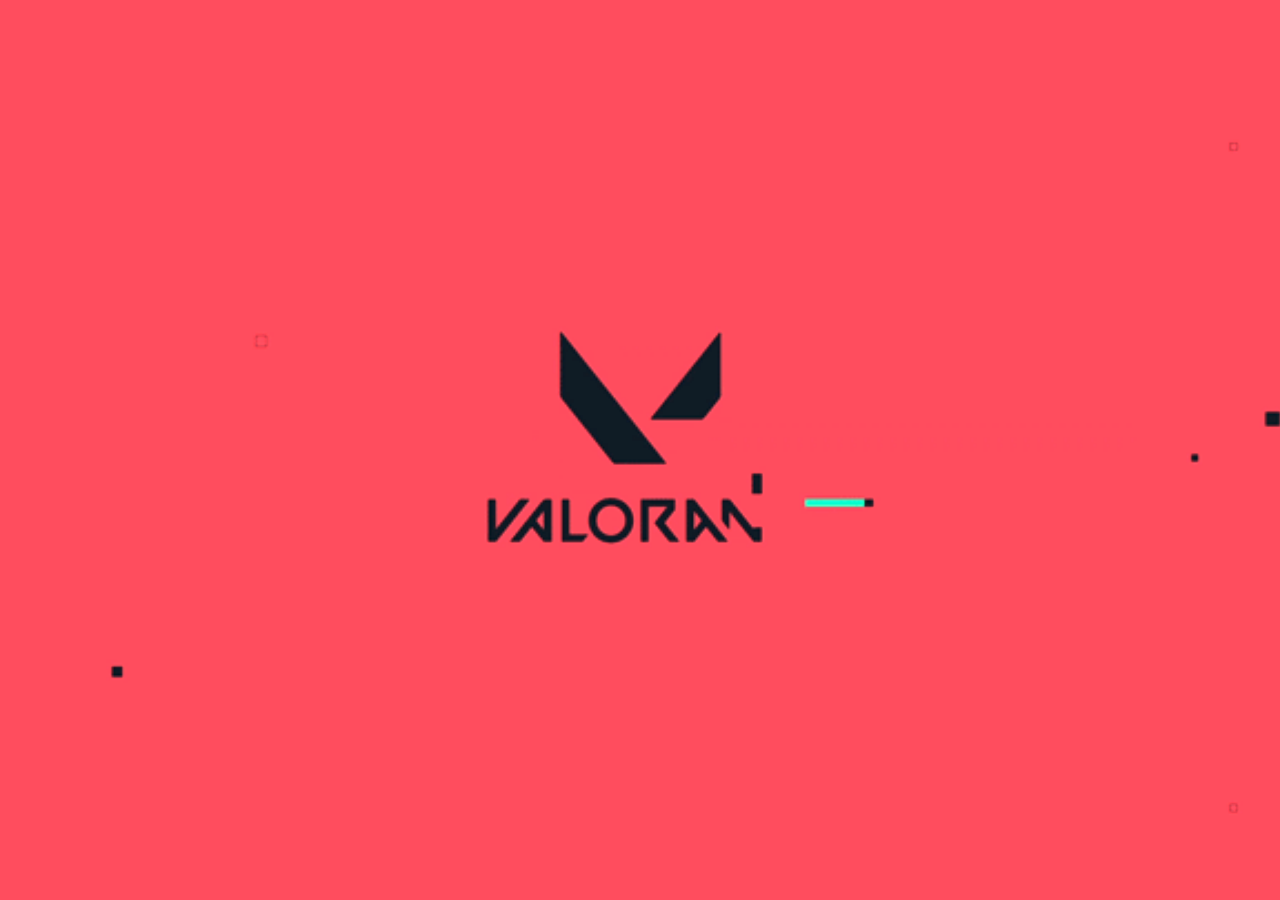
<file: index.html>
<!DOCTYPE html>
<html lang="es">
<head>
    <meta charset="UTF-8">
    <meta http-equiv="X-UA-Compatible" content="IE=edge">
    <meta name="viewport" content="width=device-width, initial-scale=1.0">
	<meta http-equiv="refresh" content="2.5; url=principal.html">
    <title>Valorant - Loading</title>
    <link rel="stylesheet" href="style.css">
	<script src="" type="text/javascript"></script>
	<link rel="icon" href="img/favicon.ico" type="image/x-icon">
	<link rel="preconnect" href="https://fonts.googleapis.com">
	<link rel="preconnect" href="https://fonts.gstatic.com" crossorigin>
	<link href="http://fonts.cdnfonts.com/css/valorant" rel="stylesheet">
                
	
</head>
<body>

			<img src="img/loading.gif" type="img/gif" class="loading">
	
		
	
		
	
	
	
</body>
</html>
</file>
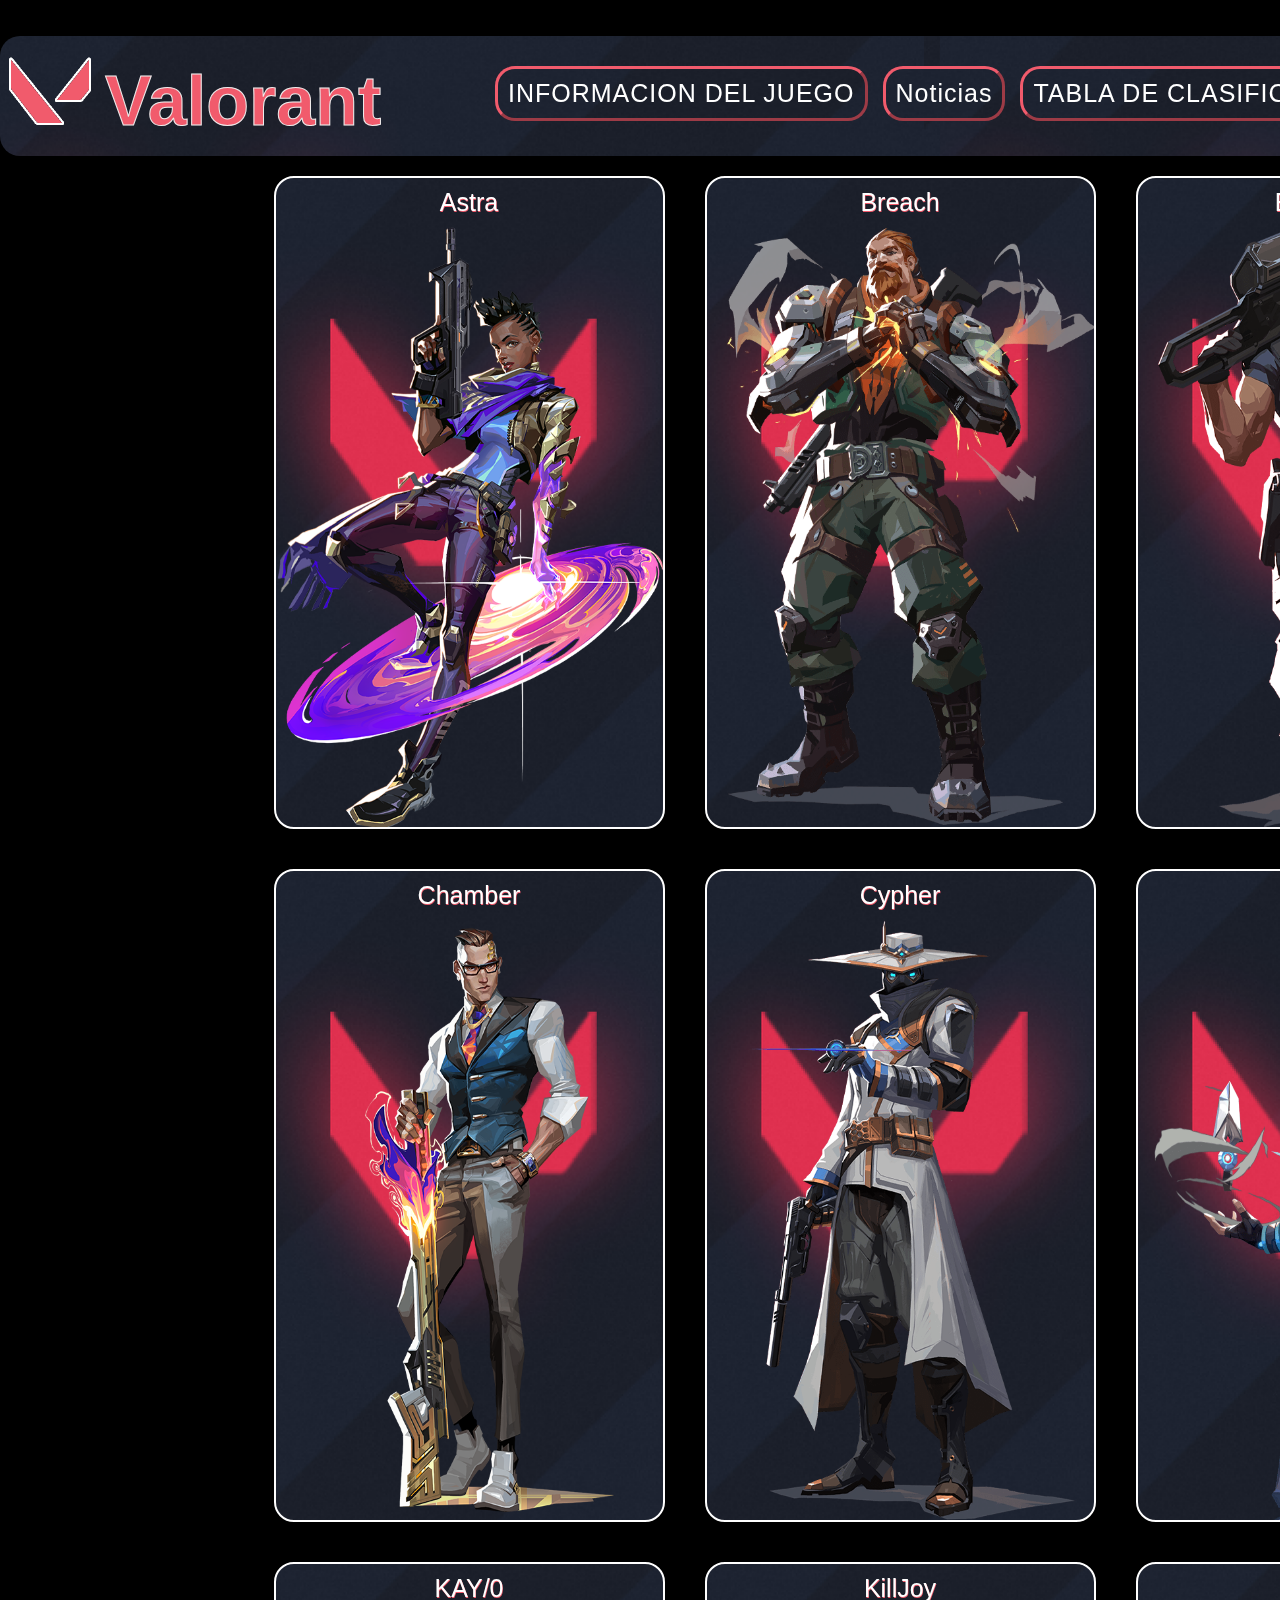
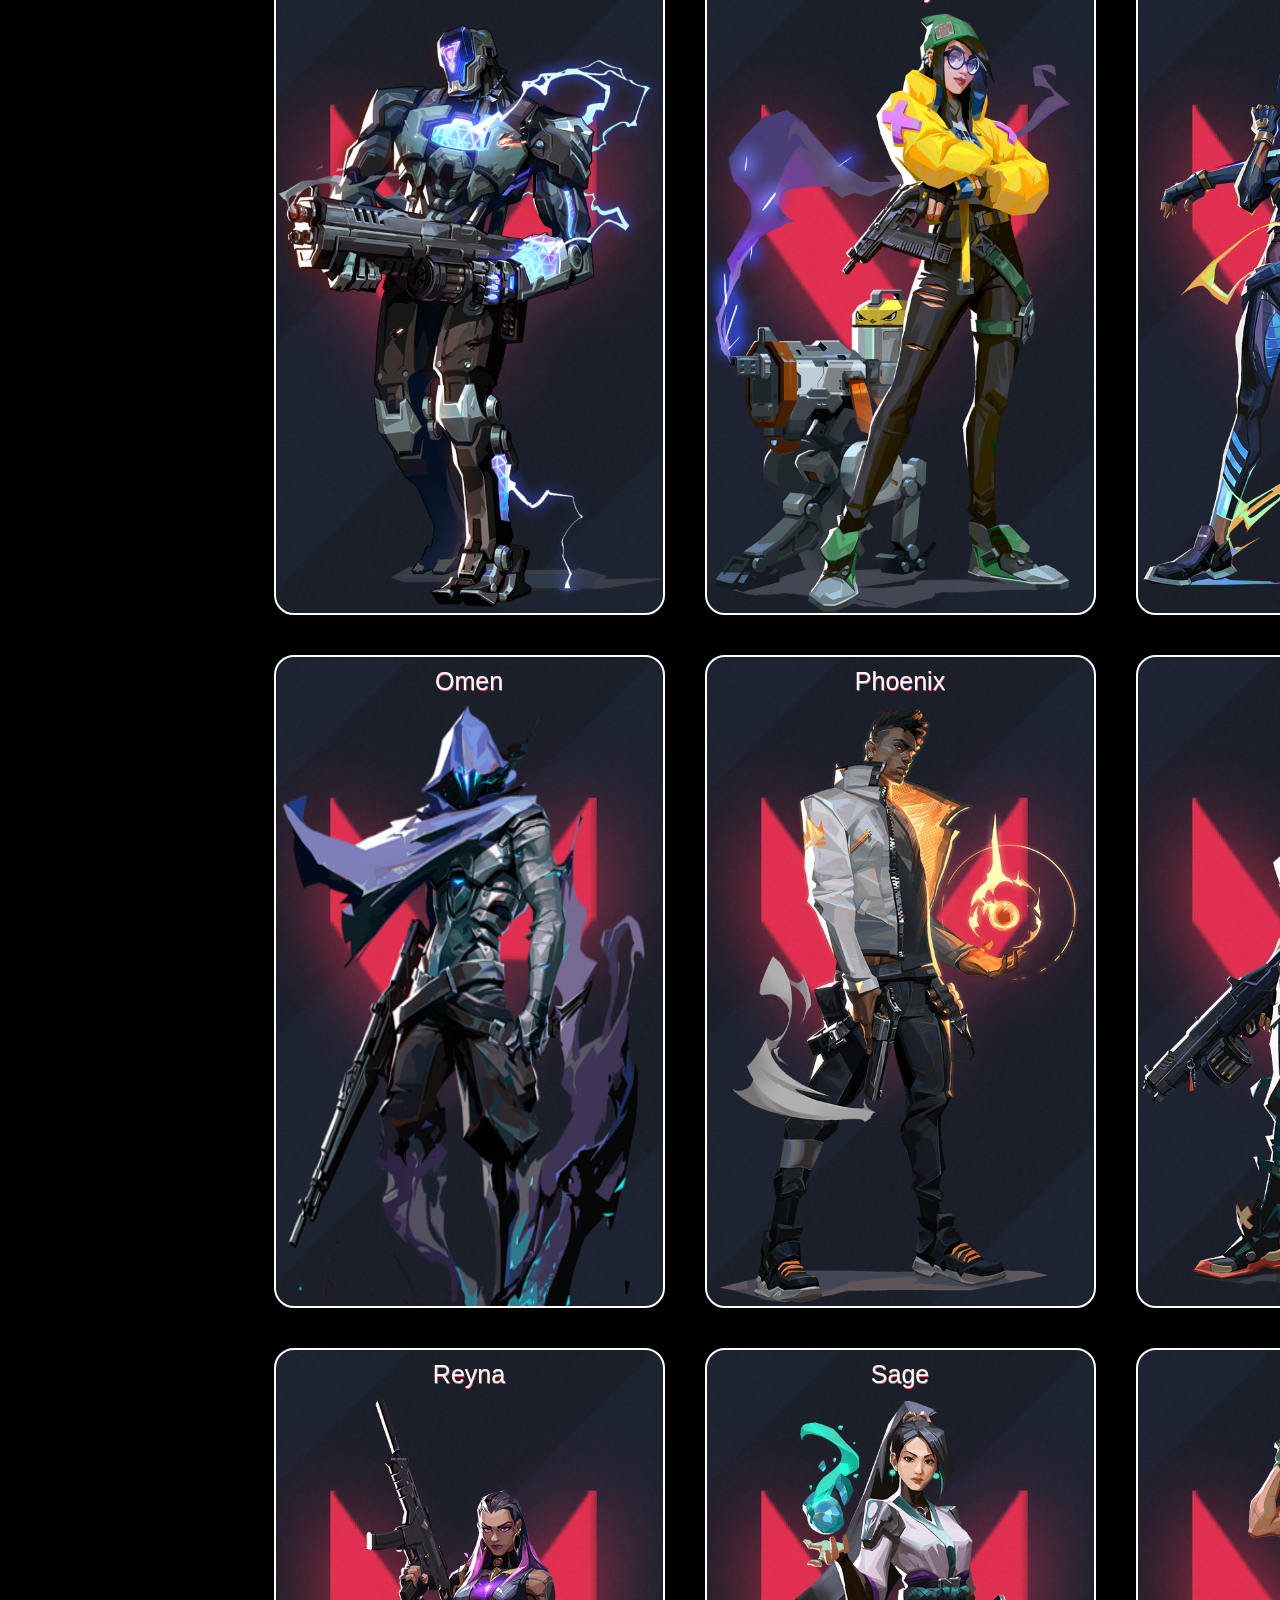
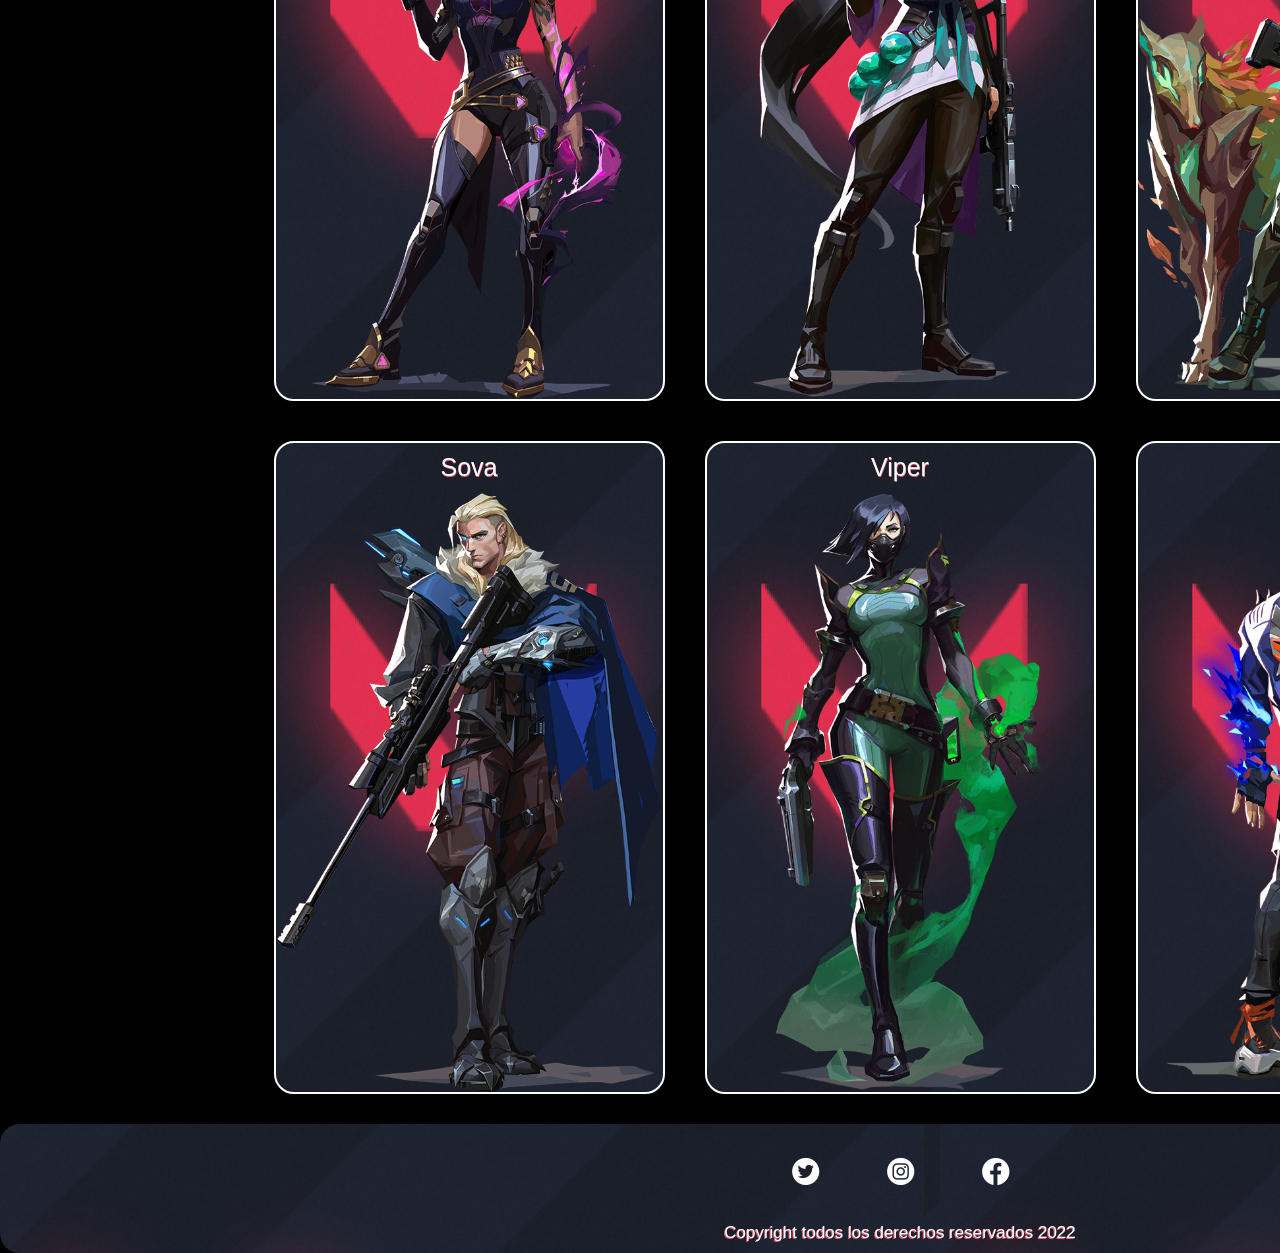
<file: agentes.html>
<!DOCTYPE html>
<html lang="es">
<head>
    <meta charset="UTF-8">
    <meta http-equiv="X-UA-Compatible" content="IE=edge">
    <meta name="viewport" content="width=device-width, initial-scale=1.0">
    <title>Valorant - Agentes</title>
    <link rel="stylesheet" href="style.css">
	<link rel="stylesheet" href="agentes.css">
	<script src="" type="text/javascript"></script>
	<link rel="icon" href="img/favicon.ico" type="image/x-icon">
	<link rel="preconnect" href="https://fonts.googleapis.com">
	<link rel="preconnect" href="https://fonts.gstatic.com" crossorigin>
	<link href="http://fonts.cdnfonts.com/css/valorant" rel="stylesheet">
                
	
</head>
<body>

		<div id="header">
			
				<a href="index.html"><img id="logo" src="img/valorant.png" type="image/png">
					<h1 class="titulo">Valorant</h1>
				</a>	
						<div id="menu">

							<ul class="menu_horizontal">
								<li><a href="#">INFORMACION DEL JUEGO</a>

							 <ul class="menu_vertical">
								 <li><a href="agentes.html">AGENTES</a></li>
								 <li><a href="mapas.html">MAPAS</a></li>
								 <li><a href="arsenal.html">ARSENAL</a></li>
							</ul>

								</li>
								<li><a href="noticias.html">Noticias</a></li>
								 <li><a href="tabla.html">TABLA DE CLASIFICACION</a></li>
								 <li><a href="asistencia.html">ASISTENCIA</a></li>
								 <li><a href="https://valorantesports.com/" target="_blank">ESPORTS</a></li>
							</ul>

						</div>
						
		</div>
		
		<div class="section">
			<div class="personajes">
				<div class="agente">
					<p>Astra</p>
					<a href="https://playvalorant.com/es-mx/agents/astra/" target="_blank"><img class="agenteimg" src="img/astra.png"></a>
				</div>
				<div class="agente">
					<p>Breach</p>
					<a href="https://playvalorant.com/es-mx/agents/breach/" target="_blank"><img class="agenteimg" src="img/breach.png"></a>
				</div>
				<div class="agente">
					<p>Brimstone</p>
					<a href="https://playvalorant.com/es-mx/agents/brimstone/" target="_blank"><img class="agenteimg" src="img/brimstone.png"></a>
				</div>
				<div class="agente">
					<p>Chamber</p>
					<a href="https://playvalorant.com/es-mx/agents/chamber/" target="_blank"><img class="agenteimg" src="img/chamber.png"></a>
				</div>
				<div class="agente">
					<p>Cypher</p>
					<a href="https://playvalorant.com/es-mx/agents/cypher/" target="_blank"><img class="agenteimg" src="img/cypher.png"></a>
				</div>
				<div class="agente">
					<p>Jett</p>
					<a href="https://playvalorant.com/es-mx/agents/jett/" target="_blank"><img class="agenteimg" src="img/jett.png"></a>
				</div>
				<div class="agente">
					<p>KAY/0</p>
					<a href="https://playvalorant.com/es-mx/agents/kay-o/" target="_blank"><img class="agenteimg" src="img/kayo.png"></a>
				</div>
				<div class="agente">
					<p>KillJoy</p>
					<a href="https://playvalorant.com/es-mx/agents/killjoy/" target="_blank"><img class="agenteimg" src="img/killjoy.png"></a>
				</div>
				<div class="agente">
					<p>Neon</p>
					<a href="https://playvalorant.com/es-mx/agents/neon/" target="_blank"><img class="agenteimg" src="img/neon.png"></a>
				</div>
				<div class="agente">
					<p>Omen</p>
					<a href="https://playvalorant.com/es-mx/agents/omen/" target="_blank"><img class="agenteimg" src="img/omen.png"></a>
				</div>
				<div class="agente">
					<p>Phoenix</p>
					<a href="https://playvalorant.com/es-mx/agents/phoenix/" target="_blank"><img class="agenteimg" src="img/phoenix.png"></a>
				</div>
				<div class="agente">
					<p>Raze</p>
					<a href="https://playvalorant.com/es-mx/agents/raze/" target="_blank"><img class="agenteimg" src="img/raze.png"></a>
				</div>
				<div class="agente">
				<p>Reyna</p>
					<a href="https://playvalorant.com/es-mx/agents/reyna/" target="_blank"><img class="agenteimg" src="img/reyna.png"></a>
				</div>
				<div class="agente">
					<p>Sage</p>
					<a href="https://playvalorant.com/es-mx/agents/sage/" target="_blank"><img class="agenteimg" src="img/sage.png"></a>
				</div>
				<div class="agente">
					<p>Skye</p>
					<a href="https://playvalorant.com/es-mx/agents/skye/" target="_blank"><img class="agenteimg" src="img/skye.png"></a>
				</div>
				<div class="agente">
					<p>Sova</p>
					<a href="https://playvalorant.com/es-mx/agents/sova/" target="_blank"><img class="agenteimg" src="img/sova.png"></a>
				</div>	
				<div class="agente">
					<p>Viper</p>
					<a href="https://playvalorant.com/es-mx/agents/viper/" target="_blank"><img class="agenteimg" src="img/viper.png"></a>
				</div>
				<div class="agente">
					<p>Yoru</p>
					<a href="https://playvalorant.com/es-mx/agents/yoru/" target="_blank"><img class="agenteimg" src="img/yoru.png"></a>
				</div>	
			
			
			</div>
		</div>
		
		
		<video class="video" autoplay preload="true" muted="" loop="" playsinline="" poster="https://images.contentstack.io/v3/assets/bltb6530b271fddd0b1/blt0a5e500502aabd25/61d908728aabbf6426b75298/Disruption_VAL_DESKTOP_POSTER_1730X720.jpg" data-testid="homepage-hero-video"><source src="https://assets.contentstack.io/v3/assets/bltb6530b271fddd0b1/blt7f806cb08ad5d99f/61d908612e109d6c649d3b87/Disruption_VAL_DESKTOP_1730x720.mp4" type="video/mp4"></video>

				
		<footer>
			<ul>
				<li><a href="https://twitter.com/valorant" target="_blank"><img src="img/twitter.png"></a></li>
				<li><a href="https://instagram.com/valorant" target="_blank"><img src="img/instagram.png"></a></li>
				<li><a href="https://facebook.com/valorant" target="_blank"><img src="img/facebook.png"></a></li>
			</ul>
				<p>Copyright todos los derechos reservados 2022</p>
		</footer>
	
	
	
	
	
	
	
		
	
		
	
	
	
</body>
</html>
</file>
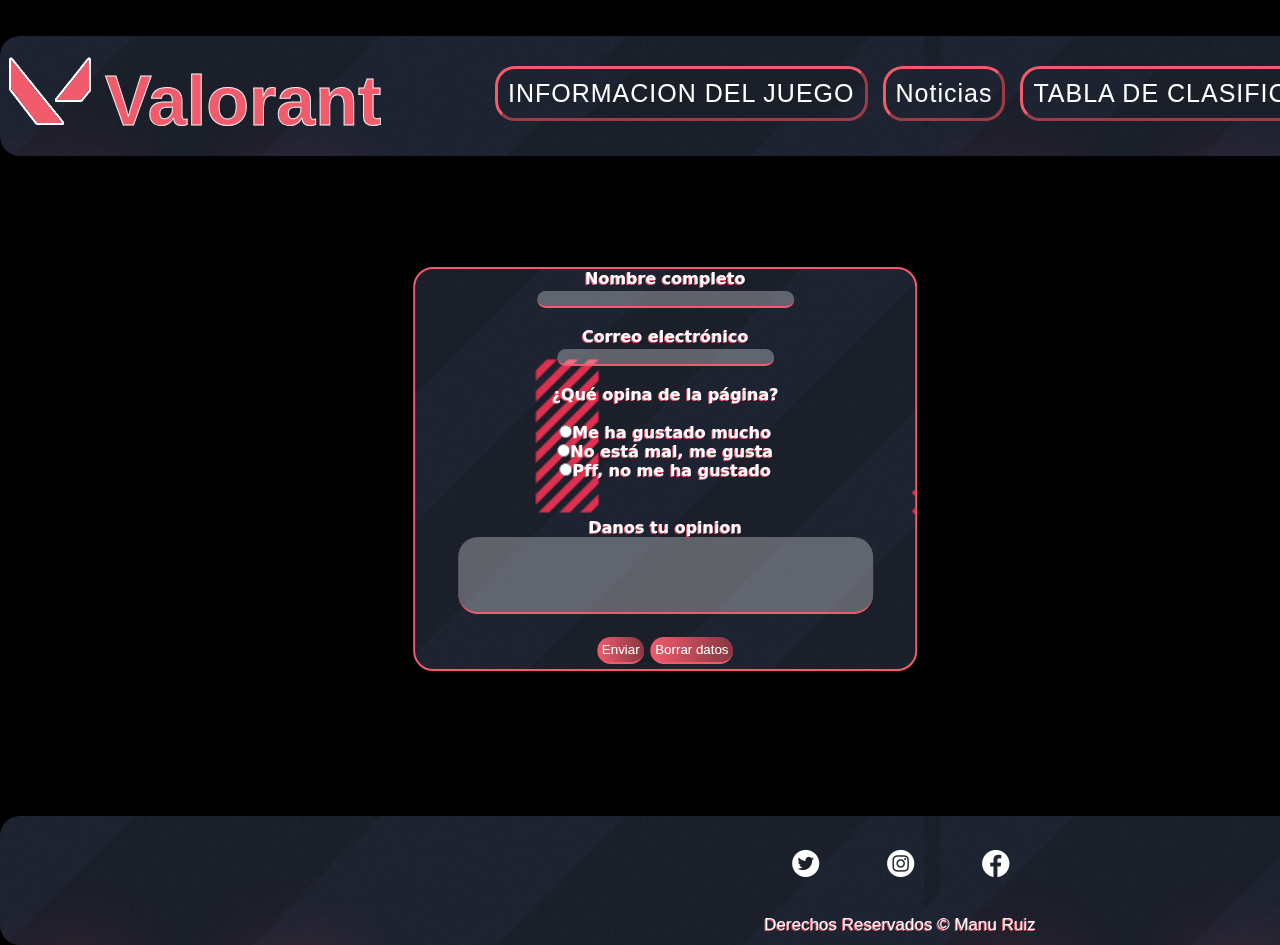
<file: asistencia.html>
<!DOCTYPE html>
<html lang="es">
<head>
    <meta charset="UTF-8">
    <meta http-equiv="X-UA-Compatible" content="IE=edge">
    <meta name="viewport" content="width=device-width, initial-scale=1.0">
    <title>Valorant - Asistencia</title>
    <link rel="stylesheet" href="style.css">
	<link rel="stylesheet" href="asistencia.css">
	<script src="" type="text/javascript"></script>
	<link rel="icon" href="img/favicon.ico" type="image/x-icon">
	<link rel="preconnect" href="https://fonts.googleapis.com">
	<link rel="preconnect" href="https://fonts.gstatic.com" crossorigin>
	<link href="http://fonts.cdnfonts.com/css/valorant" rel="stylesheet">
                
	
</head>
<body>

		<div id="header">
			
			<a href="index.html"><img id="logo" src="img/valorant.png" type="image/png">
				<h1 class="titulo">Valorant</h1>
			</a>	
						<div id="menu">

							<ul class="menu_horizontal">
								<li><a href="#">INFORMACION DEL JUEGO</a>

							 <ul class="menu_vertical">
								 <li><a href="agentes.html">AGENTES</a></li>
								 <li><a href="mapas.html">MAPAS</a></li>
								 <li><a href="arsenal.html">ARSENAL</a></li>
							</ul>

								</li>
								<li><a href="noticias.html">Noticias</a></li>
								 <li><a href="tabla.html">TABLA DE CLASIFICACION</a></li>
								 <li><a href="asistencia.html">ASISTENCIA</a></li>
								 <li><a href="https://valorantesports.com/" target="_blank">ESPORTS</a></li>
							</ul>

						</div>
						
		</div>
		
		<div class="form">
			<form  method="post" name="form" action="loading.html">
			
				
				<label for="nombre" class="formu top">Nombre completo</label> 
			<br>	
					<input name="nombre" type="text" required="required" id="nombre" size="30" maxlength="100">
			<br>
			<br>
				<label for="email" class="formu">Correo electrónico</label> 
			<br>	
					<input name="email" type="text" required="required" size="25" maxlength="100" >

			<br>
			<br>	
				<label for="gusto" class="formu">¿Qué opina de la página?</label>
			<br>
			<br>
					<input type="radio" name="gusto" value="mucho" >Me ha gustado mucho
			<br>
					<input type="radio" name="gusto" value="regular"  >No está mal, me gusta
			<br>
					<input type="radio" name="gusto" value="mal" >Pff, no me ha gustado
				</p>
			<br>
			<br>
				<label for="opinion" class="formu">Danos tu opinion</label>
				
			<br>
						<textarea cols="50" rows="5" name="opinion"></textarea>
			<br>
			<br>
				
									<input class="boton" type="submit" value="Enviar">
									<input class="boton" type="Reset" value="Borrar datos">
			</form>
		</div>
				
		<footer>
			<ul>
				<li><a href="https://twitter.com/valorant" target="_blank"><img src="img/twitter.png"></a></li>
				<li><a href="https://instagram.com/valorant" target="_blank"><img src="img/instagram.png"></a></li>
				<li><a href="https://facebook.com/valorant" target="_blank"><img src="img/facebook.png"></a></li>
			</ul>
				<p>Derechos Reservados &copy Manu Ruiz</p>
		</footer>
	
		<video class="video" autoplay preload="true" muted="" loop="" playsinline="" poster="https://images.contentstack.io/v3/assets/bltb6530b271fddd0b1/blt0a5e500502aabd25/61d908728aabbf6426b75298/Disruption_VAL_DESKTOP_POSTER_1730X720.jpg" data-testid="homepage-hero-video"><source src="https://assets.contentstack.io/v3/assets/bltb6530b271fddd0b1/blt7f806cb08ad5d99f/61d908612e109d6c649d3b87/Disruption_VAL_DESKTOP_1730x720.mp4" type="video/mp4"></video>
	
	
	
	
	
		
	
		
	
	
	
</body>
</html>
</file>
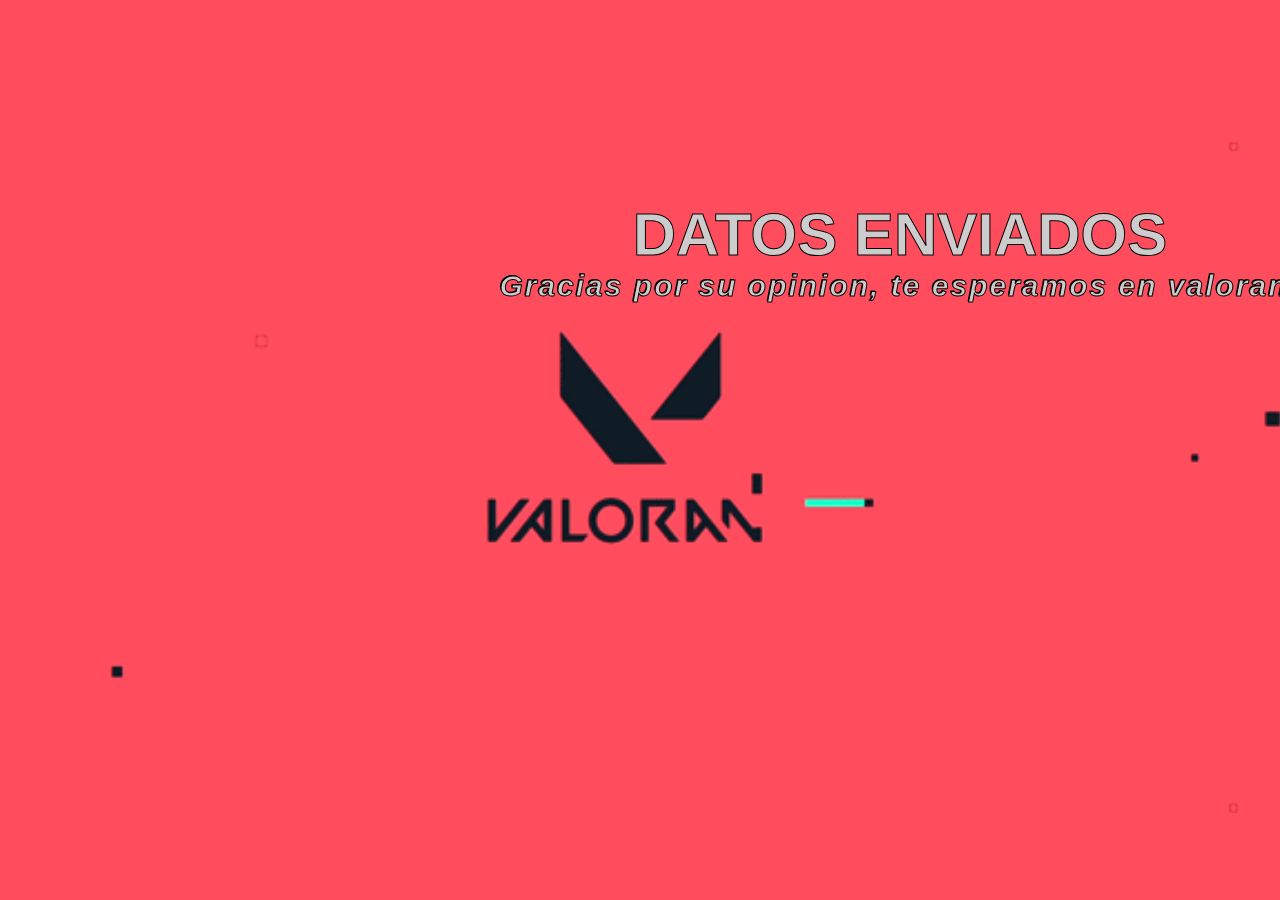
<file: loading.html>
<!DOCTYPE html>
<html lang="es">
<head>
    <meta charset="UTF-8">
    <meta http-equiv="X-UA-Compatible" content="IE=edge">
    <meta name="viewport" content="width=device-width, initial-scale=1.0">
	<meta http-equiv="refresh" content="4; url=principal.html">
    <title>Valorant - Loading</title>
    <link rel="stylesheet" href="style.css">
	<link rel="stylesheet" href="loading.css">
	<script src="" type="text/javascript"></script>
	<link rel="icon" href="img/1.png" type="image/png">
	<link rel="preconnect" href="https://fonts.googleapis.com">
	<link rel="preconnect" href="https://fonts.gstatic.com" crossorigin>
	<link href="http://fonts.cdnfonts.com/css/valorant" rel="stylesheet">
                
	
</head>
<body>
		<div class="section">
			<h1>DATOS ENVIADOS</h1>	
				<h2>Gracias por su opinion, te esperamos en valorant</h2>
		</div>
			<img src="img/loading.gif" type="img/gif" class="loading">
	
		
	
		
	
	
	
</body>
</html>
</file>
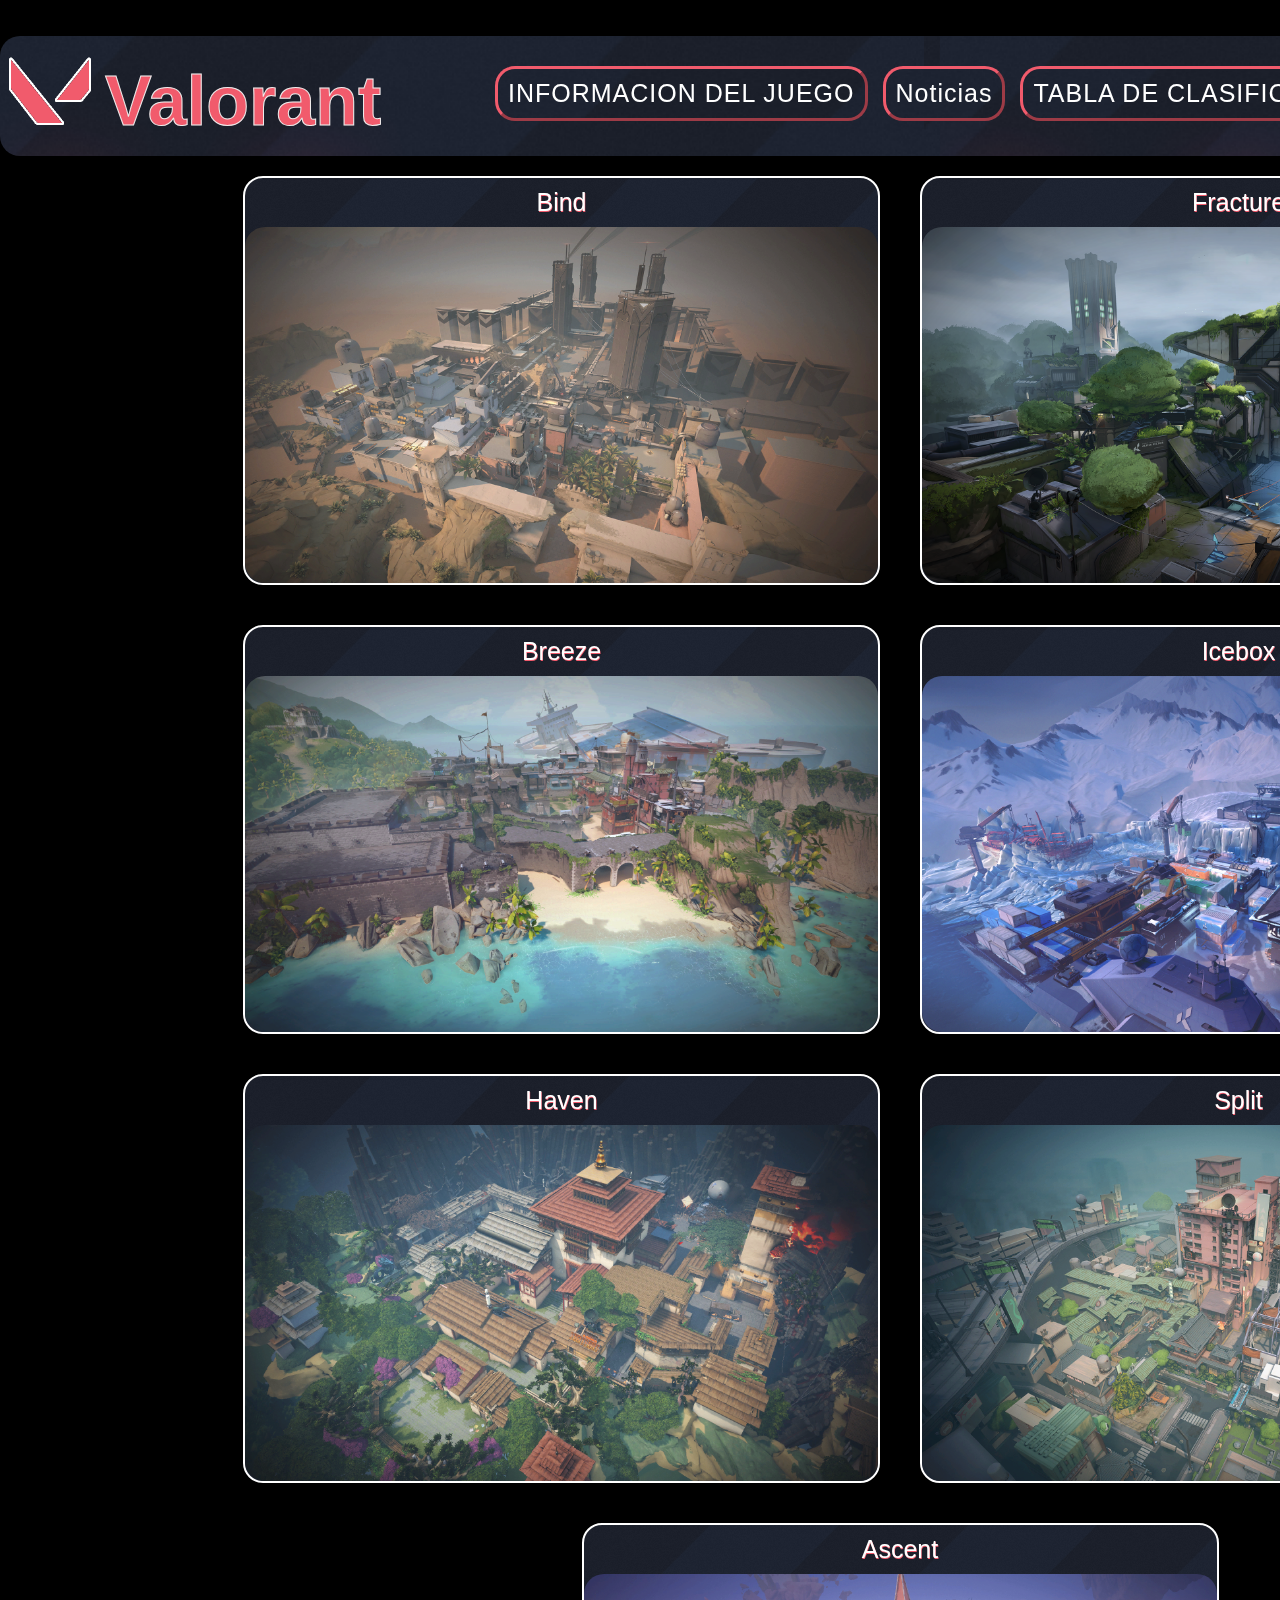
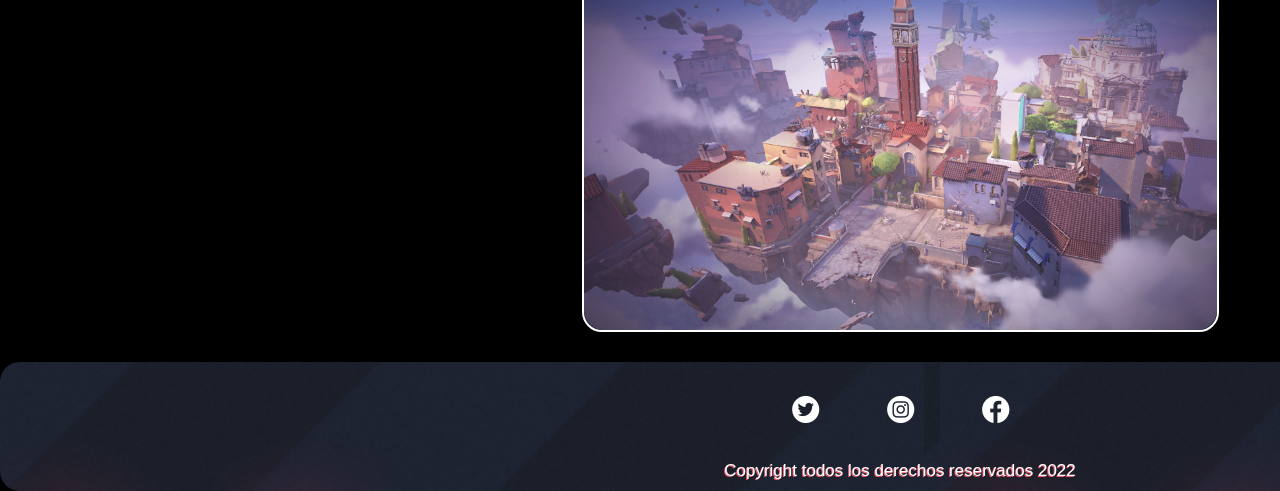
<file: mapas.html>
<!DOCTYPE html>
<html lang="es">
<head>
    <meta charset="UTF-8">
    <meta http-equiv="X-UA-Compatible" content="IE=edge">
    <meta name="viewport" content="width=device-width, initial-scale=1.0">
    <title>Valorant - Mapas</title>
    <link rel="stylesheet" href="style.css">
	<link rel="stylesheet" href="mapas.css">
	<script src="" type="text/javascript"></script>
	<link rel="icon" href="img/favicon.ico" type="image/x-icon">
	<link rel="preconnect" href="https://fonts.googleapis.com">
	<link rel="preconnect" href="https://fonts.gstatic.com" crossorigin>
	<link href="http://fonts.cdnfonts.com/css/valorant" rel="stylesheet">
                
	
</head>
<body>

		<div id="header">
			
			<a href="index.html"><img id="logo" src="img/valorant.png" type="image/png">
				<h1 class="titulo">Valorant</h1>
			</a>	
						<div id="menu">

							<ul class="menu_horizontal">
								<li><a href="#">INFORMACION DEL JUEGO</a>

							 <ul class="menu_vertical">
								 <li><a href="agentes.html">AGENTES</a></li>
								 <li><a href="mapas.html">MAPAS</a></li>
								 <li><a href="arsenal.html">ARSENAL</a></li>
							</ul>

								</li>
								<li><a href="noticias.html">Noticias</a></li>
								 <li><a href="tabla.html">TABLA DE CLASIFICACION</a></li>
								 <li><a href="asistencia.html">ASISTENCIA</a></li>
								 <li><a href="https://valorantesports.com/" target="_blank">ESPORTS</a></li>
							</ul>

						</div>
						
		</div>
		
		<div class="section">
			<div class="mapas">
				<div class="mapa">
					<p>Bind</p>
					<img class="mapaimg" src="img/bind.png">
				</div>
				<div class="mapa">
					<p>Fracture</p>
					<img class="mapaimg" src="img/fracture.png">
				</div>
				<div class="mapa">
					<p>Breeze</p>
					<img class="mapaimg" src="img/breeze.png">
				</div>
				<div class="mapa">
					<p>Icebox</p>
					<img  class="mapaimg"src="img/icebox.png">
				</div>
				<div class="mapa">
					<p>Haven</p>
					<img class="mapaimg" src="img/haven.png">
				</div>
				<div class="mapa">
					<p>Split</p>
					<img class="mapaimg" src="img/split.png">
				</div>
				<div class="mapa">
					<p>Ascent</p>
					<img class="mapaimg" src="img/ascent.png">
				</div>
			</div>
		</div>
		
		
		<video class="video" autoplay preload="true" muted="" loop="" playsinline="" poster="https://images.contentstack.io/v3/assets/bltb6530b271fddd0b1/blt0a5e500502aabd25/61d908728aabbf6426b75298/Disruption_VAL_DESKTOP_POSTER_1730X720.jpg" data-testid="homepage-hero-video"><source src="https://assets.contentstack.io/v3/assets/bltb6530b271fddd0b1/blt7f806cb08ad5d99f/61d908612e109d6c649d3b87/Disruption_VAL_DESKTOP_1730x720.mp4" type="video/mp4"></video>

				
		<footer>
			<ul>
				<li><a href="https://twitter.com/valorant" target="_blank"><img src="img/twitter.png"></a></li>
				<li><a href="https://instagram.com/valorant" target="_blank"><img src="img/instagram.png"></a></li>
				<li><a href="https://facebook.com/valorant" target="_blank"><img src="img/facebook.png"></a></li>
			</ul>
				<p>Copyright todos los derechos reservados 2022</p>
		</footer>
	
	
	
	
	
	
	
		
	
		
	
	
	
</body>
</html>
</file>
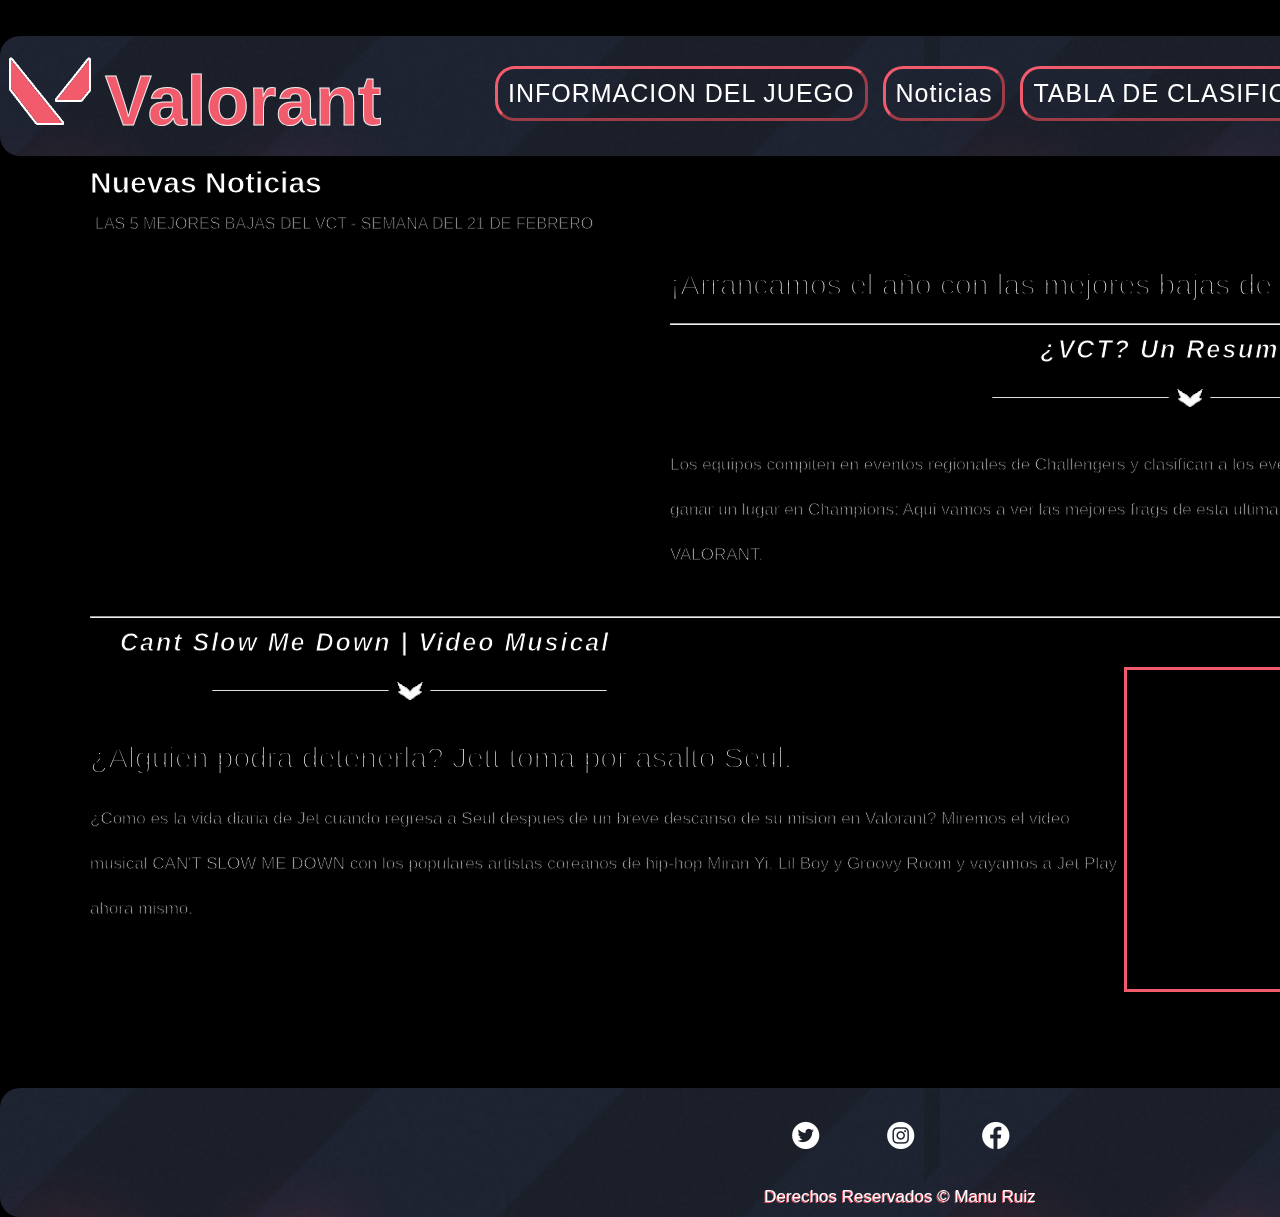
<file: noticias.html>
<!DOCTYPE html>
<html lang="es">
<head>
    <meta charset="UTF-8">
    <meta http-equiv="X-UA-Compatible" content="IE=edge">
    <meta name="viewport" content="width=device-width, initial-scale=1.0">
    <title>Valorant - Noticias</title>
    <link rel="stylesheet" href="style.css">
	<link rel="stylesheet" href="noticias.css">
	<script src="" type="text/javascript"></script>
	<link rel="icon" href="img/favicon.ico" type="image/x-icon">
	<link rel="preconnect" href="https://fonts.googleapis.com">
	<link rel="preconnect" href="https://fonts.gstatic.com" crossorigin>
	<link href="http://fonts.cdnfonts.com/css/valorant" rel="stylesheet">
                
	
</head>
<body>

		<div id="header">
			
			<a href="index.html"><img id="logo" src="img/valorant.png" type="image/png">
				<h1 class="titulo">Valorant</h1>
			</a>	
						<div id="menu">

							<ul class="menu_horizontal">
								<li><a href="#">INFORMACION DEL JUEGO</a>

							 <ul class="menu_vertical">
								 <li><a href="agentes.html">AGENTES</a></li>
								 <li><a href="mapas.html">MAPAS</a></li>
								 <li><a href="arsenal.html">ARSENAL</a></li>
							</ul>

								</li>
								<li><a href="noticias.html">Noticias</a></li>
								 <li><a href="tabla.html">TABLA DE CLASIFICACION</a></li>
								 <li><a href="asistencia.html">ASISTENCIA</a></li>
								 <li><a href="https://valorantesports.com/" target="_blank">ESPORTS</a></li>
							</ul>

						</div>
						
		</div>
		
		<div class="section">
			<div class="noticia1">
				<h1>Nuevas Noticias</h1>
				<div class="bajas">
					<p>LAS 5 MEJORES BAJAS DEL VCT - SEMANA DEL 21 DE FEBRERO</p>
					
					<div class="iframe1">
						<iframe width="560" height="315" src="https://www.youtube.com/embed/srhmuTqF8go" title="YouTube video player" frameborder="0" allow="accelerometer; autoplay; clipboard-write; encrypted-media; gyroscope; picture-in-picture" allowfullscreen></iframe>
					</div>					
					<p class="mejores_bajas">¡Arrancamos el año con las mejores bajas de la semana!</p>
				<hr>
						<h2>¿VCT? Un Resumen...</h2>
						<img class="val" src="img/gif.gif" >
									<p class="texto">
										Los equipos compiten en eventos regionales de Challengers y clasifican a los eventos internacionales de Masters 
										con el objetivo de ganar un lugar en Champions; Aqui vamos a ver las mejores frags de esta ultima semana de los  aspirantes a la
										corona del Mundial de VALORANT.
									</p>
						
				</div>
					
			</div>
			<hr>
			<div class="noticia2">
				<h2>Cant Slow Me Down | Video Musical</h2>
				<img class="val" src="img/gif.gif" >
				<div class="iframe2">
					<iframe  width="560" height="315" src="https://www.youtube.com/embed/EGd2H11qKPI" title="YouTube video player" frameborder="0" allow="accelerometer; autoplay; clipboard-write; encrypted-media; gyroscope; picture-in-picture" allowfullscreen></iframe>
				</div>
				<p class="mejores_bajas">¿Alguien podra detenerla? Jett toma por asalto Seul.</p>
				<p class="texto">
					¿Como es la vida diaria de Jet cuando regresa a Seul despues de un breve descanso de su mision en Valorant? 
					Miremos el video musical CAN'T SLOW ME DOWN con los populares artistas coreanos de hip-hop Miran Yi,
					 Lil Boy y Groovy Room y vayamos a Jet Play ahora mismo.
				</p>
				
			</div>
			
		</div>
			
		<video class="video" autoplay preload="true" muted="" loop="" playsinline="" poster="https://images.contentstack.io/v3/assets/bltb6530b271fddd0b1/blt0a5e500502aabd25/61d908728aabbf6426b75298/Disruption_VAL_DESKTOP_POSTER_1730X720.jpg" data-testid="homepage-hero-video"><source src="https://assets.contentstack.io/v3/assets/bltb6530b271fddd0b1/blt7f806cb08ad5d99f/61d908612e109d6c649d3b87/Disruption_VAL_DESKTOP_1730x720.mp4" type="video/mp4"></video>

		<footer>
			<ul>
				<li><a href="https://twitter.com/valorant" target="_blank"><img src="img/twitter.png"></a></li>
				<li><a href="https://instagram.com/valorant" target="_blank"><img src="img/instagram.png"></a></li>
				<li><a href="https://facebook.com/valorant" target="_blank"><img src="img/facebook.png"></a></li>
			</ul>
				<p>Derechos Reservados &copy Manu Ruiz</p>
		</footer>
	
	
	
	
	
	
	
		
	
		
	
	
	
</body>
</html>
</file>
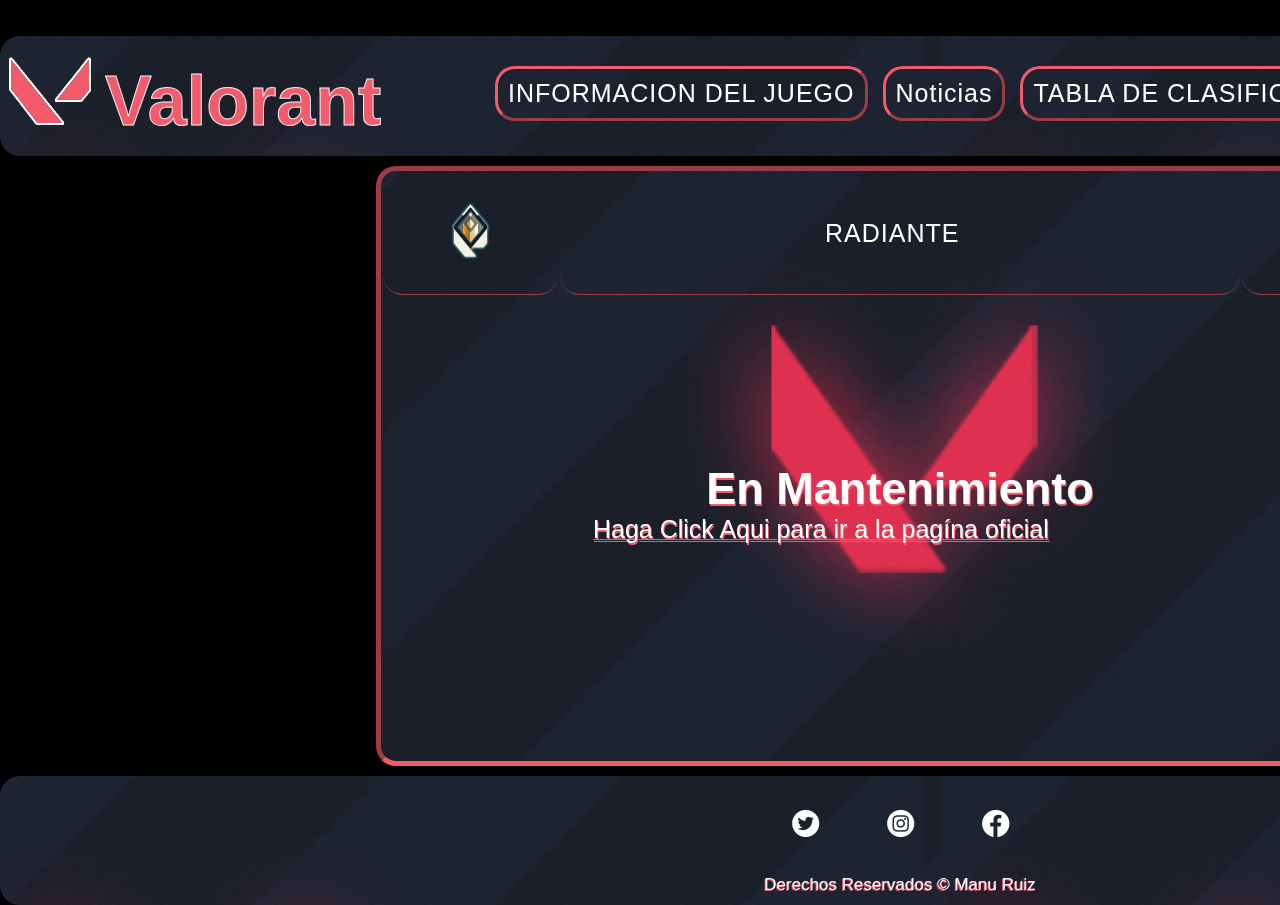
<file: tabla.html>
<!DOCTYPE html>
<html lang="es">
<head>
    <meta charset="UTF-8">
    <meta http-equiv="X-UA-Compatible" content="IE=edge">
    <meta name="viewport" content="width=device-width, initial-scale=1.0">
    <title>Valorant - Clasificación</title>
    <link rel="stylesheet" href="style.css">
	<link rel="stylesheet" href="tabla.css">
	<script src="" type="text/javascript"></script>
	<link rel="icon" href="img/favicon.ico" type="image/x-icon">
	<link rel="preconnect" href="https://fonts.googleapis.com">
	<link rel="preconnect" href="https://fonts.gstatic.com" crossorigin>
	<link href="http://fonts.cdnfonts.com/css/valorant" rel="stylesheet">
                
	
</head>
<body>

		<div id="header">
			
			<a href="index.html"><img id="logo" src="img/valorant.png" type="image/png">
				<h1 class="titulo">Valorant</h1>
			</a>	
						<div id="menu">

							<ul class="menu_horizontal">
								<li><a href="#">INFORMACION DEL JUEGO</a>

							 <ul class="menu_vertical">
								 <li><a href="agentes.html">AGENTES</a></li>
								 <li><a href="mapas.html">MAPAS</a></li>
								 <li><a href="arsenal.html">ARSENAL</a></li>
							</ul>

								</li>
								<li><a href="noticias.html">Noticias</a></li>
								 <li><a href="tabla.html">TABLA DE CLASIFICACION</a></li>
								 <li><a href="asistencia.html">ASISTENCIA</a></li>
								 <li><a href="https://valorantesports.com/" target="_blank">ESPORTS</a></li>
							</ul>

						</div>
						
		</div>
		
		<div class="section">
			<table class="default" 	>

			  <tr>

				<th><img class="radiante" src="img/radiante.png"></th>	

				<th class="mid">
						<ul class="menu_horizontal1">
							<li><a href="#">RADIANTE</a>
								 <ul class="menu_vertical1">
									 <li><a href="#">INMORTAL 3</a></li>
									 <li><a href="#">INMORTAL 2</a></li>
									 <li><a href="#">INMORTAL 1</a></li>
								</ul>
				</th>		</li>
						</ul>
				<th>Acto 1</th>

			  </tr>

			  <tr>

				<td colspan="3">
					<h1 class="asd">En Mantenimiento</h1>
					<a href="https://playvalorant.com/es-es/leaderboards/?page=1&act=573f53ac-41a5-3a7d-d9ce-d6a6298e5704" target="_blank">Haga Click Aqui para ir a la pagína oficial</a>
				
			</td>

			</tr>

			</table>
		
		
		
			

	

				
				
						
			
		</div>
		
		
		
	

				
		<footer>
			<ul>
				<li><a href="https://twitter.com/valorant" target="_blank"><img src="img/twitter.png"></a></li>
				<li><a href="https://instagram.com/valorant" target="_blank"><img src="img/instagram.png"></a></li>
				<li><a href="https://facebook.com/valorant" target="_blank"><img src="img/facebook.png"></a></li>
			</ul>
				<p>Derechos Reservados &copy Manu Ruiz</p>
		</footer>
	
	
	
	
	
		<video class="video" autoplay preload="true" muted="" loop="" playsinline="" poster="https://images.contentstack.io/v3/assets/bltb6530b271fddd0b1/blt0a5e500502aabd25/61d908728aabbf6426b75298/Disruption_VAL_DESKTOP_POSTER_1730X720.jpg" data-testid="homepage-hero-video"><source src="https://assets.contentstack.io/v3/assets/bltb6530b271fddd0b1/blt7f806cb08ad5d99f/61d908612e109d6c649d3b87/Disruption_VAL_DESKTOP_1730x720.mp4" type="video/mp4"></video>
	
		
	
		
	
	
	
</body>
</html>
</file>
<file: style.css>
*{
	padding: 0;
	box-sizing: 0;
    margin: 0; 
	font-family: 'VALORANT', sans-serif;
	/* cursor: crosshair; */

}



body{
	background: rgba(0, 0, 0, 1);
	width: 1800px;
	height: auto;
	margin: auto;
	
}


#header{
	margin:auto;
	width:100%;
	position: relative;
	color: white;
	height: 120px;
	margin-top: 2%;
	display:flex;
	justify-content: flex-start;
    align-items: flex-end;
	z-index: 10;
	border: 1px white; 
	border-radius: 20px;
	background-image: url("img/2.png");
}

#logo{
	position: absolute;
	top: 5px;
	max-width: 100px;
	max-height: 100px;
	margin: 0;
	display: inline;
}

.titulo{
	position: absolute;
	top: 25px;
	left: 85px;
	color: rgba(241, 91, 108);
	font-size: 70px;
	font-weight: bold;	
	text-align: left;
    font-family: 'VALORANT', sans-serif;
	 -webkit-text-stroke: 1px rgb(238, 235, 235);	
    padding-left:20px;  
	vertical-align: center;	
}

.titulo:hover{
	text-shadow: 0.5px 1px rgba(241, 91, 108);
}

#back_head{
	position: absolute;
	display: flex;
	left: -1%;
	z-index: -1;
	width: 101%;
	max-height: 100%;
}



#menu{
	position: absolute;
	top: 30px;
	left: 480px;	
}

.menu_horizontal li{
	display: inline-block;
	text-align: center;
	list-style: none;
	font-size: 25px;
	padding:  10px 30px;
}



.menu_horizontal li {
	background-color: rgba(241, 91, 108);
	border-radius: 20px;
	border:3px outset rgba(241, 91, 108);

 
}


.menu_horizontal li a {
	 display:block;
	 color: white;
	 text-decoration:none;
	 font-weight:400;
	 font-size:25px;
	 padding:10px;
	 font-family: 'VALORANT', sans-serif;
	 letter-spacing:1px;
	 
 
}
.menu_horizontal li a:hover {
	text-shadow: 1px 2px rgba(241, 91, 108);
}



.menu_horizontal li{
	 position:relative;
	 float:left;
	 margin-left: 15px;
	 padding:0;
	 background-image: url(img/2.png); 
}




.menu_horizontal li:hover {
	background: rgb(0,0,0);
	background: linear-gradient(90deg, rgba(0,0,0,1) 0%, rgba(135,56,66,1) 0%, rgba(241,91,108,1) 100%);

}


.menu_vertical{
	 display:none;
	 position:absolute;
	 top:100%;
	 left:0;
	 padding:0;	
}



.menu_vertical li {
	 float:none;
	 width:200px;
	 margin: 2px 0;
}



.menu_vertical li a {
	 line-height:120%;
	 padding:10px 15px;
}

.menu_vertical li a:hover {
	text-shadow: 1px 2px rgba(241, 91, 108);
}




.menu_horizontal li:hover > .menu_vertical{
	display:block;
}

.contenedor{
	position: relative;
    width: 90%;
	margin: auto;


}

.back{
	width: 1620px;
    margin: auto;
    margin-top: 1%;
	left: 0%;
	border-radius: 20px;
	z-index: -5;
	opacity: 0.8;
	filter: brightness(110%);
}

.left{
	margin-top: 1%;
	width: 350px;
	height: auto;
	color: white;
	position: absolute;
	top: 50px;
	left: 25px;
	z-index: 5;
}

.visible{
	position: absolute;
	top: 90px ;
	left: 0;
	width: 100%;
	height: 25%;

}

#activar {
	display: none;

}
.inputlabel {
	display: inline-block;
	height: 20px;
	line-height: 20px;
	color: rgb(204, 204, 205);
	
}
.inputlabel:hover {
	background-color: rgba(255, 255, 255, 0.3);
	border-radius: 20px;
	box-shadow: 0 0 10px rgb(238, 235, 235);
}


#activar ~ .desplegable {
	display: none;
	overflow: hidden;
	padding: 10px 20px; 
	background-color: rgba(255, 255, 255, 0.3);
	color: rgb(255, 255, 255);
	font-family: sans-serif;
	font-style: oblique;
}

#activar:checked ~ .desplegable {
	display: block;
	border-radius: 20px;
}

.visible1{
	position: absolute;
	top: 360px ;
	left: 0;
	width: 100%;
	height: 25%;
}

h2{
	letter-spacing: 2px;
	font-style: italic;
	text-shadow: -1px -1px black;
	font-size: 25px;
	color: rgb(204, 204, 205);

}

#activar1 {
	display: none;

}
.inputlabel1 {
	display: inline-block;
	height: 20px;
	line-height: 20px;
	color: rgb(204, 204, 205);
	
}
.inputlabel1:hover {
	background-color: rgba(255, 255, 255, 0.3);
	border-radius: 20px;
	box-shadow: 0 0 10px rgb(238, 235, 235);
}


#activar1 ~ .desplegable1 {
	display: none;
	overflow: hidden;
	padding: 10px 20px; 
	background-color: rgba(255, 255, 255, 0.3);
	color: rgb(255, 255, 255);
	font-family: sans-serif;
	font-style: oblique;
}

#activar1:checked ~ .desplegable1 {
	display: block;
	border-radius: 20px;
}




footer {
	
	position: relative;
    margin-top: 10px;
    background-image: url(img/2.png);
    width: 1800px;
	border-radius: 20px;
}

footer ul {
    display: flex;
    padding: 10px;
    text-align: center;
    list-style: none;
    margin: 0;
    justify-content: center;
}

footer ul li {
    display: inline;
    padding: 20px;
	margin: 0 10px;
}


footer p {
    font-size: 17px;
    color: white;
    text-align: center;
    margin-top: 0px;
    padding-bottom: 10px;
	text-shadow: -1px 1px rgba(241, 91, 108);
}

footer p:hover{
	text-shadow: -2px 2	px rgba(241, 91, 108);
	color: white;
	
}


.video{
	position: fixed;
    min-width: 100%;
	height: 100%;
    top: 50%;
    left: 50%;
    transform: translateX(-50%) translateY(-50%);
    z-index: -100;
	filter: brightness(30%);
}

.loading{
	position: fixed;
    min-width: 100%;
	height: 100%;
    top: 50%;
    left: 50%;
    transform: translateX(-50%) translateY(-50%);
    z-index: -100;
	filter: brightness(110%);
}
</file>
<file: agentes.css>
*{
	padding: 0;
	box-sizing: 0;
    margin: 0; 
	font-family: 'VALORANT', sans-serif;
	cursor: crosshair;
	/* cursor: url(1111.png), auto; */

}


.section {
    width: 1620px;
    margin: auto;
}

.agente{
    background-image: url(img/2.png);
    display: block;
    border: 2px solid white;
	border-radius: 20px;
    margin: 20px;
   
}

.agente:hover{
    box-shadow: 3px 4px rgba(241, 91, 108);
}



.agente p {
    text-align: center;
    color: white;
	font-size: 25px;
	padding: 10px 0;
    text-shadow: 0.5px 1px rgba(241, 91, 108);
}

.agente p:hover{
    text-shadow: 1.5px 2.5px rgba(241, 91, 108);
}

.agenteimg{
    display: block;
    margin: auto;
	width: 387px;
	height: 600px;
}

.personajes, .mapas {
    display: flex;
    justify-content: center;
    flex-flow: wrap;
}
</file>
<file: asistencia.css>
*{
	padding: 0;
	box-sizing: 0;
    margin: 0; 
	font-family: 'VALORANT', sans-serif;
	cursor: crosshair;
	/* cursor: url(1111.png), auto; */

}

.form{
    margin: auto;
    height: 650px;
}

form{
	background-image: url(img/fondo.png);
	margin: auto;
	margin-top: 5%;
	color: white;
	text-shadow: -1px 1px rgba(241, 91, 108);
	font-family: system-ui;
	font-weight: bold;
	width:500px;
	text-align: center;
	position: fixed;
	transform: translateX(-45%) translateY(-50%);
	top: 45%;
	left: 50%;
	border: 2px solid;
	border-radius: 20px;
	border-color: rgba(241, 91, 108);
}

form:hover{
	text-shadow: -2px -1px rgba(241, 91, 108);
	color: white;
	border-color: white;
    box-shadow: 1px 2px -1px 1px rgba(241, 91, 108);
}	

.formu{
	font-family: system-ui;
	font-size: 1rem;
}

input{
	background-color: rgba(255, 255, 255, 0.3);
	border: none;
    border-radius: 20px;
	border-bottom: 2px solid rgba(241, 91, 108);
	cursor: pointer;
	color: rgba(203, 251, 255);
}

.boton{
	color: white;
    background: rgb(0, 0, 0,);
	background:linear-gradient(90deg, rgba(0,0,0,1) 0%, rgba(241,91,108,1) 0%, rgba(135,56,66,1) 100%);
	padding: 1%;
	margin-bottom: 1%;
}

.boton:hover{
    background: rgb(0,0,0);
	background: linear-gradient(90deg, rgba(0,0,0,1) 0%, rgba(135,56,66,1) 0%, rgba(241,91,108,1) 100%);
}

textarea{
	background-color: rgba(255, 255, 255, 0.3);
	border: none;
	border-bottom: 2px solid rgba(241, 91, 108);
	color: white;
	resize: none;
    font-family: sans-serif;
    border-radius: 20px;
	
}
</file>
<file: loading.css>
*{
	padding: 0;
	box-sizing: 0;
    margin: 0; 
	font-family: 'VALORANT', sans-serif;
	cursor: crosshair;
	/* cursor: url(1111.png), auto; */

}


.section{
	margin: auto;
	margin: 200px 0;
}

h1{
	font-size: 60px;
	text-align: center;
	color: rgb(204, 204, 205);
	-webkit-text-stroke: 1px rgb(0, 0, 0);		
}	

h2{
	font-size: 30px;
	text-align: center;
	-webkit-text-stroke: 1px rgb(0, 0, 0);	
}
</file>
<file: mapas.css>
*{
	padding: 0;
	box-sizing: 0;
    margin: 0; 
	font-family: 'VALORANT', sans-serif;
	cursor: crosshair;
	/* cursor: url(1111.png), auto; */

}


.section {
    width: 1620px;
    margin: auto;
}

.mapa{
    background-image: url(img/fondo.png);
    display: block;
    border: 2px solid white;
	border-radius: 20px;
    margin: 20px;
   
}

.mapa:hover{
    box-shadow: 3px 4px rgba(241, 91, 108);
}



.mapa p {
    text-align: center;
    color: white;
	font-size: 25px;
	padding: 10px 0;
    text-shadow: 0.5px 1px rgba(241, 91, 108);
}

.mapa p:hover{
    text-shadow: 1.5px 2.5px rgba(241, 91, 108);
}

.mapaimg{
    display: block;
    margin: auto;
	width: 633px;
	height: 356px;
    border-radius: 20px;
}

.mapas {
    display: flex;
    justify-content: center;
    flex-flow: wrap;
}
</file>
<file: noticias.css>
*{
	padding: 0;
	box-sizing: 0;
    margin: 0; 
	font-family: 'VALORANT', sans-serif;
	cursor: crosshair;
	/* cursor: url(1111.png), auto; */

}

.section{
    width: 1620px;
    margin: auto;
    -webkit-text-stroke: 1px black;
    color: transparent; 
    border-radius: 20px;
}

.noticia1, .noticia2{
    
    margin: auto;
    height: 450px;
}

.noticia1 h1, .noticia2 h1{
    margin: 10px 0;
    font-size: 30px;
    font-weight: bold;
    color: white;

}



.noticia1 h2{
    margin: 10px 0;
    font-size: 25px;
    font-weight: bold;
    color: white;
    text-align: center;
}

.noticia2 h2{
    margin: 10px 30px;
    font-size: 25px;
    font-weight: bold;
    color: white;
    
}


.section p {
    display: block;
    margin-block-start: 16px;
    margin-block-end: 16px;
    color: white;
    line-height : 45px;
}

.bajas {
    position: relative;
    top: -15px;
    margin: auto;
}

.bajas p{
    margin-left: 5px;
}

.vtc{
    float: right;
}

.mejores_bajas{
    font-size: 30px;
    -webkit-text-stroke: 2px black;
    color: transparent; 
}


.iframe1 {
    float: left;
    margin: 10px 10px;
}


.iframe2 {
    float: right;
    border: 3px solid rgba(241, 91, 108);
    margin-right: 20px;
}

.noticia1 .val{
    margin: 0 320px;

}
.noticia2 .val{
    margin: 0 120px;

}

.texto{
    font-size: 17px;
    line-height: 15px;
}
</file>
<file: tabla.css>
*{
	padding: 0;
	box-sizing: 0;
    margin: 0; 
	font-family: 'VALORANT', sans-serif;
	cursor: crosshair;
	/* cursor: url(1111.png), auto; */

}


.section {
    width: 1620px;
    margin: auto;
}

table{
	margin: auto;
	margin-top: 10px;
	color: white;
	background-color: red;
	border: 5px inset rgba(241, 91, 108);
	height: 600px;
	background-image: url(img/asd.png);
	 /* background-image: url(img/fondo.png);  */
	 border-radius: 20px;
}

th{
	width: 95px;
	height: 75px;
	margin: 0 20px;
	padding: 20px 40px;
	font-size: 25px;
	border-bottom: 1px outset rgba(241, 91, 108);
	border-radius: 20px;
}

th:hover{
	
	text-shadow: 1px 2px rgba(241, 91, 108);
}

.radiante{
	margin: auto;
	max-width: 75px;
	max-height: 75px;
}

.mid{
	width: 600px;
	
}



.menu_horizontal1 li{
	display: inline-block;
	text-align: center;
	list-style: none;
	font-size: 25px;
	padding:  10px 30px;
	
}



.menu_horizontal1 li {
 
 border-radius: 20px;

}


.menu_horizontal1 li a {
	 display:block;
	 color: white;
	 text-decoration:none;
	 font-weight:400;
	 font-size:25px;
	 padding:10px;
	 font-family: 'VALORANT', sans-serif;
	 letter-spacing:1px;
	 margin-left: 200px;
 
}

.menu_horizontal1 li a:hover {
	text-shadow: 1px 2px rgba(241, 91, 108);
}

.menu_horizontal1 li{
	 position:relative;
	 float:left;
	 margin-left: 15px;
	 padding:0;
}

.menu_vertical1{
	 display:none;
	 position:absolute;
	 top:100%;
	 left:0;
	 padding:0;	
	 margin-left: 200px;
}



.menu_vertical1 li {
	 float:none;
	 width:250px;
	 border: solid 1px white;
	 background-image: url(img/2.png); 
	 margin-left: 100px;
}



.menu_vertical1 li a {
	 line-height:120%;
	 padding:10px 15px;
	 margin-left: 0;
	 
}

.menu_vertical1 li a:hover {
	text-shadow: 1px 2px rgba(241, 91, 108);
}





.menu_horizontal1 li:hover > .menu_vertical1{
	display:block;
}

.asd{
	margin-top: -50px;
	text-align: center;
	font-size: 45px;
	text-shadow: 1px 2px rgba(241, 91, 108);
}

td a{
	text-decoration: none;
	color: white;
	text-shadow: 1px 2px rgba(241, 91, 108);
	text-decoration: underline 1px rgba(241, 91, 108);	
	margin-left: 210px;
	font-size: 25px;
}
</file>
